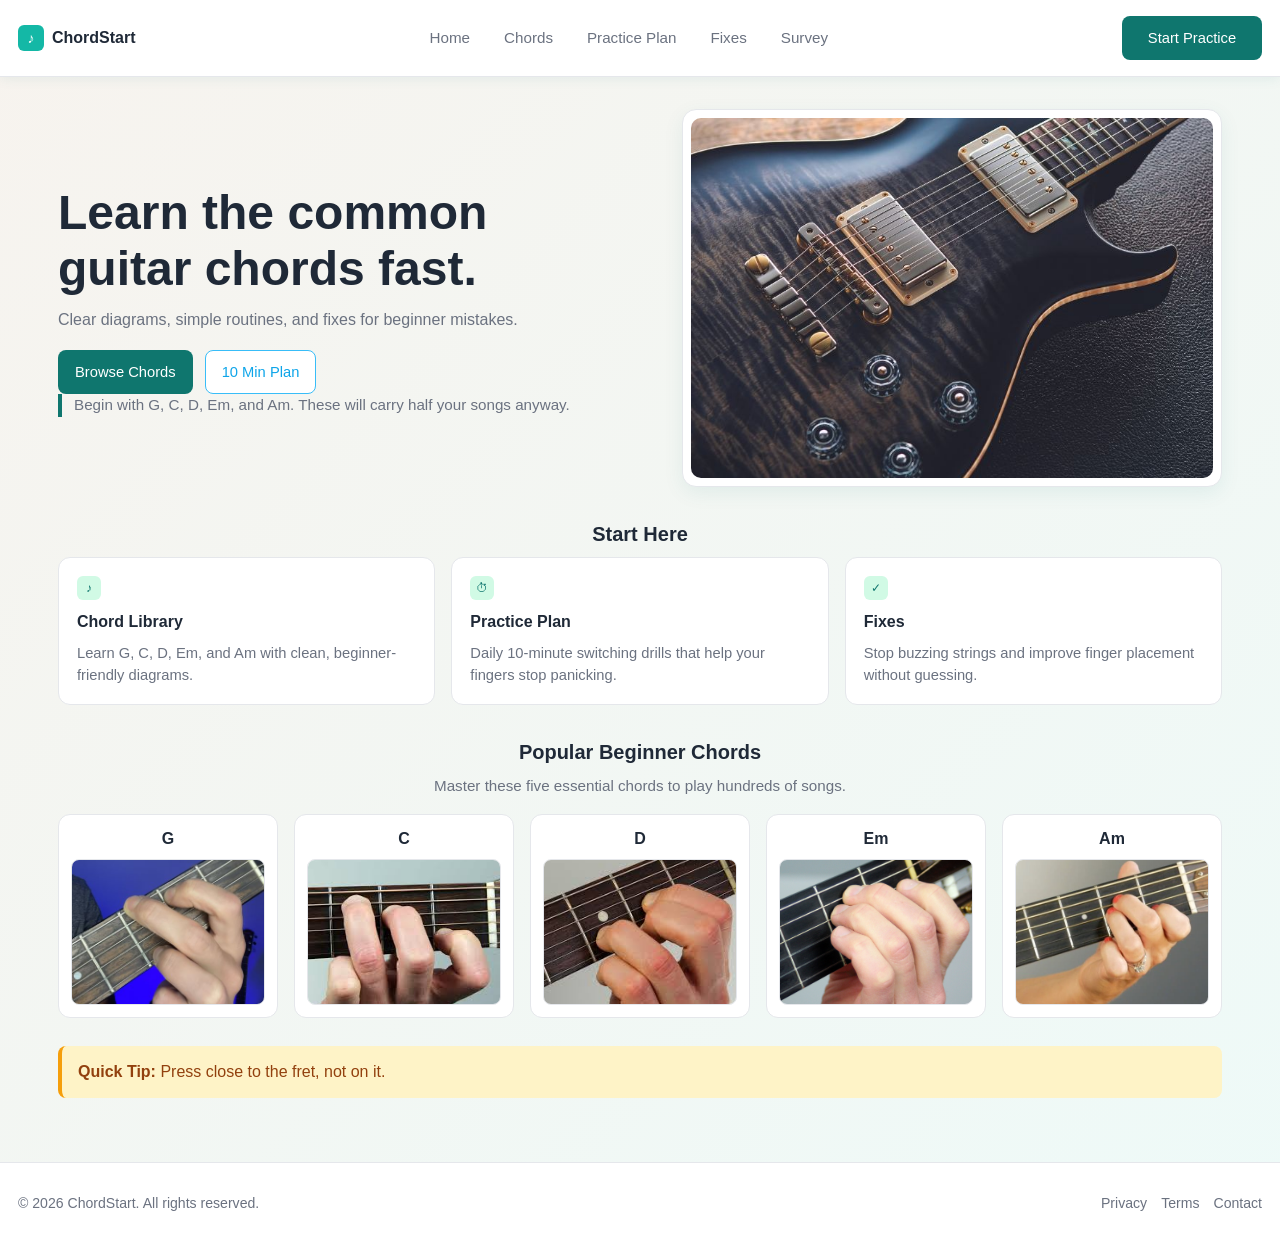
<file: index.html>
<!DOCTYPE html>
<html lang="en">
<head>
  <meta charset="UTF-8" />
  <meta name="viewport" content="width=device-width, initial-scale=1.0" />
  <title>ChordStart | Home</title>
  <link rel="stylesheet" href="styles.css" />

  <style>
    .hero-note {
      border-left: 4px solid #0f766e;
      padding-left: 12px;
      margin-top: 12px;
      color: #6b7280;
      font-size: 0.95rem;
    }
  </style>
</head>
<body>
  <header class="site-header">
    <div class="brand">
      <div class="brand-icon">♪</div>
      <span>ChordStart</span>
    </div>

    <nav class="main-nav">
      <a href="index.html">Home</a>
      <a href="chords.html">Chords</a>
      <a href="practice.html">Practice Plan</a>
      <a href="fixes.html">Fixes</a>
      <a href="survey.html">Survey</a>
    </nav>

    <a href="practice.html" class="btn btn-primary header-cta">Start Practice</a>
  </header>

  <main class="container">
    <section class="hero">
      <div class="hero-text">
        <h1>Learn the common guitar chords fast.</h1>
        <p>Clear diagrams, simple routines, and fixes for beginner mistakes.</p>

        <div class="hero-actions">
          <a href="chords.html" class="btn btn-primary">Browse Chords</a>
          <a href="practice.html" class="btn btn-outline">10 Min Plan</a>
        </div>

        <p class="hero-note">Begin with G, C, D, Em, and Am. These will carry half your songs anyway.</p>
      </div>

      <div class="hero-image-card">
        <img src="images/guitar-hero.jpg" alt="Electric guitar on a dark background" />
      </div>
    </section>

    <section class="section-block">
      <h2 class="section-title">Start Here</h2>
      <div class="card-grid three">
        <article class="card">
          <div class="mini-icon">♪</div>
          <h3>Chord Library</h3>
          <p>Learn G, C, D, Em, and Am with clean, beginner-friendly diagrams.</p>
        </article>

        <article class="card">
          <div class="mini-icon">⏱</div>
          <h3>Practice Plan</h3>
          <p>Daily 10-minute switching drills that help your fingers stop panicking.</p>
        </article>

        <article class="card">
          <div class="mini-icon">✓</div>
          <h3>Fixes</h3>
          <p>Stop buzzing strings and improve finger placement without guessing.</p>
        </article>
      </div>
    </section>

    <section class="section-block">
      <h2 class="section-title">Popular Beginner Chords</h2>
      <p class="section-subtitle">Master these five essential chords to play hundreds of songs.</p>

      <div class="card-grid five">
        <article class="chord-card">
          <h3>G</h3>
          <img src="images/chord-g.jpg" alt="G major chord diagram" />
        </article>

        <article class="chord-card">
          <h3>C</h3>
          <img src="images/chord-c.jpg" alt="C major chord diagram" />
        </article>

        <article class="chord-card">
          <h3>D</h3>
          <img src="images/chord-d.jpg" alt="D major chord diagram" />
        </article>

        <article class="chord-card">
          <h3>Em</h3>
          <img src="images/chord-em.jpg" alt="E minor chord diagram" />
        </article>

        <article class="chord-card">
          <h3>Am</h3>
          <img src="images/chord-am.jpg" alt="A minor chord diagram" />
        </article>
      </div>
    </section>

    <section class="tip-banner">
      <strong>Quick Tip:</strong> Press close to the fret, not on it.
    </section>
  </main>

  <footer class="site-footer">
    <p>© 2026 ChordStart. All rights reserved.</p>
    <div class="footer-links">
      <a href="#">Privacy</a>
      <a href="#">Terms</a>
      <a href="#">Contact</a>
    </div>
  </footer>
</body>
</html>
</file>
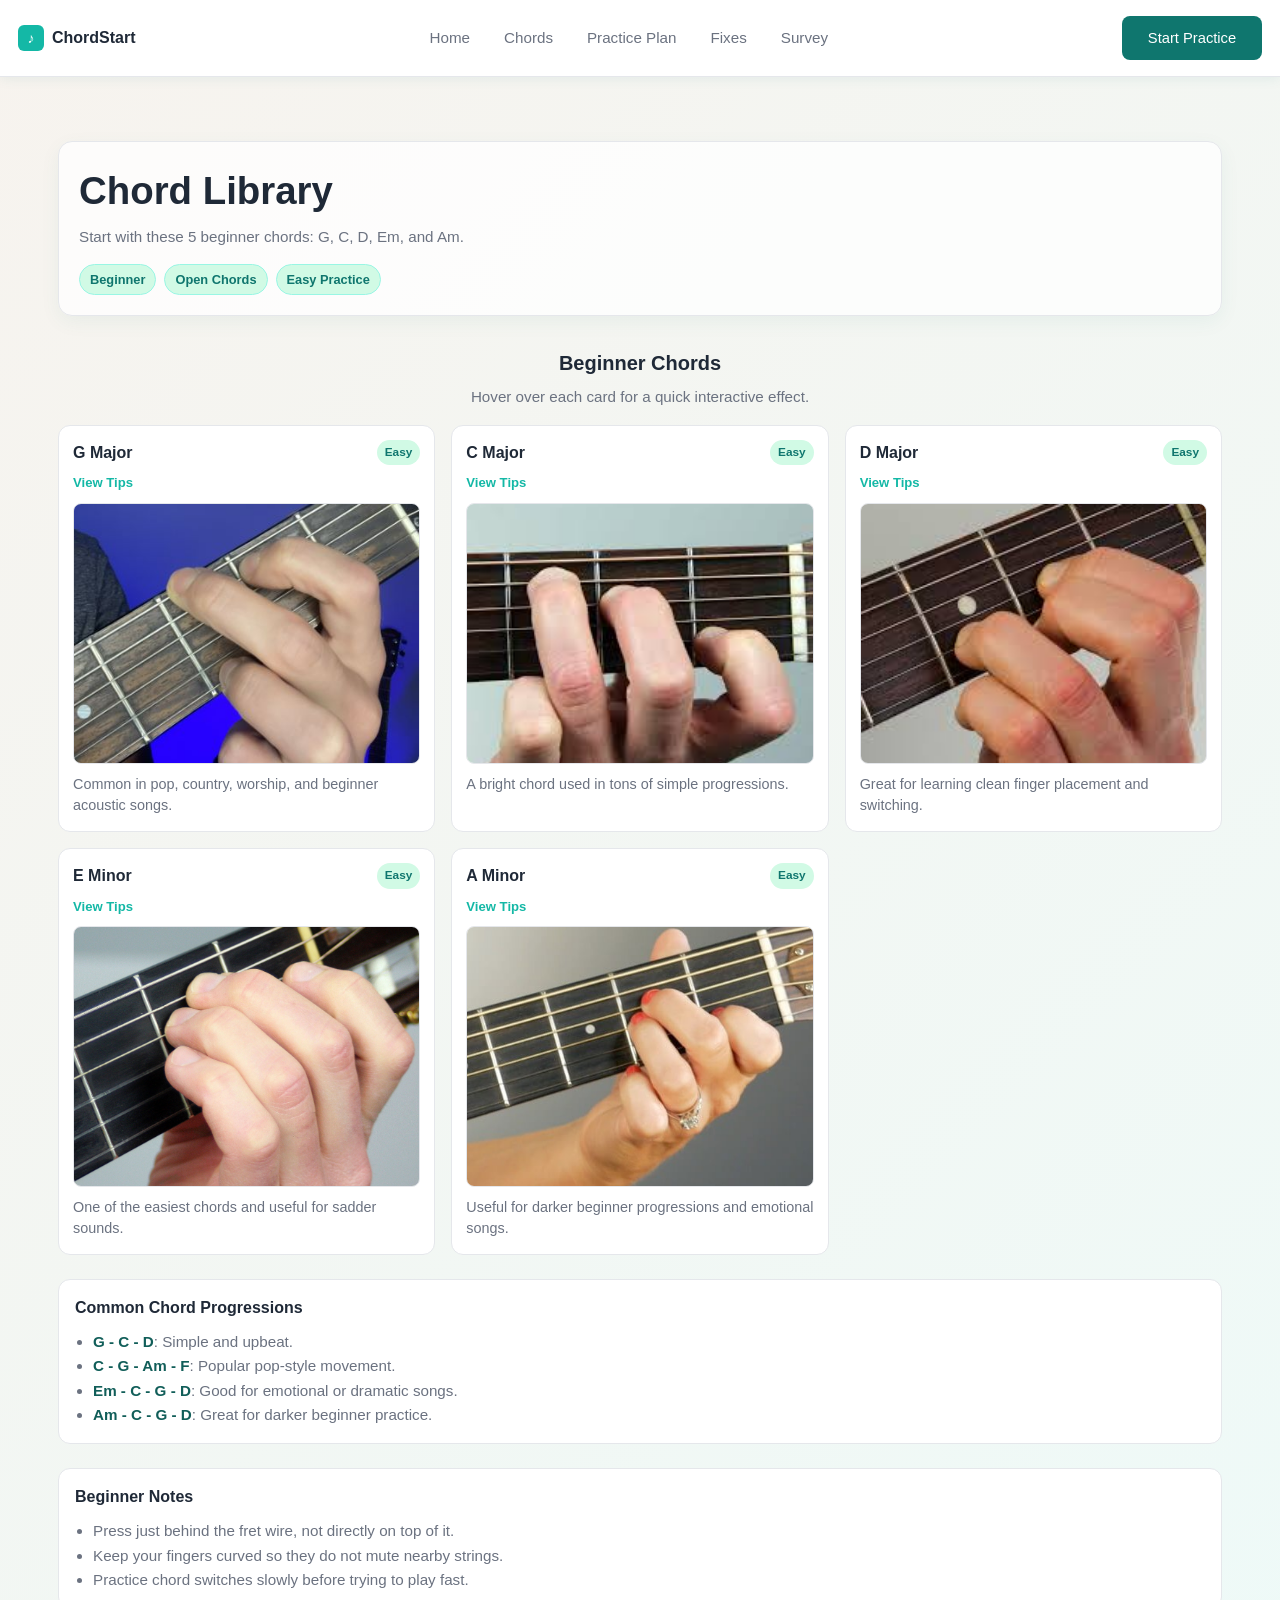
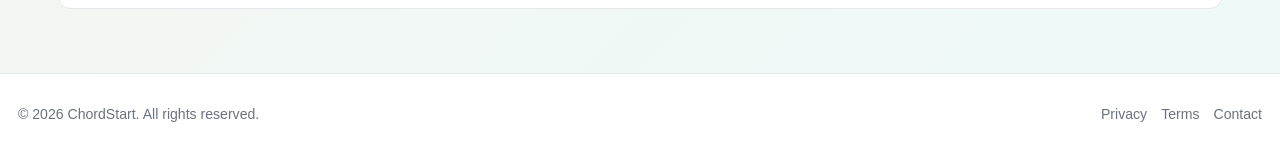
<file: chords.html>
<!DOCTYPE html>
<html lang="en">
<head>
  <meta charset="UTF-8" />
  <meta name="viewport" content="width=device-width, initial-scale=1.0" />
  <title>ChordStart | Chord Library</title>
  <link rel="stylesheet" href="styles.css" />

  <style>
    .page-subtle {
      color: #6b7280;
      font-size: 0.95rem;
      margin-top: 6px;
    }
  </style>
</head>
<body>
  <header class="site-header">
    <div class="brand">
      <div class="brand-icon">♪</div>
      <span>ChordStart</span>
    </div>

    <nav class="main-nav">
      <a href="index.html">Home</a>
      <a href="chords.html">Chords</a>
      <a href="practice.html">Practice Plan</a>
      <a href="fixes.html">Fixes</a>
      <a href="survey.html">Survey</a>
    </nav>

    <a href="practice.html" class="btn btn-primary header-cta">Start Practice</a>
  </header>

  <main class="container">
    <section class="section-block page-intro">
      <h1>Chord Library</h1>
      <p class="page-subtle">Start with these 5 beginner chords: G, C, D, Em, and Am.</p>

      <div class="chip-row">
        <span class="chip">Beginner</span>
        <span class="chip">Open Chords</span>
        <span class="chip">Easy Practice</span>
      </div>
    </section>

    <section class="section-block">
      <h2 class="section-title">Beginner Chords</h2>
      <p class="section-subtitle">Hover over each card for a quick interactive effect.</p>

      <div class="card-grid three">
        <article class="chord-detail-card">
          <div class="card-top">
            <h3>G Major</h3>
            <span class="difficulty-tag">Easy</span>
          </div>
          <a href="fixes.html" class="mini-link">View Tips</a>
          <img src="images/chord-g.jpg" alt="G major chord fingering on guitar" />
          <p class="chord-note">Common in pop, country, worship, and beginner acoustic songs.</p>
        </article>

        <article class="chord-detail-card">
          <div class="card-top">
            <h3>C Major</h3>
            <span class="difficulty-tag">Easy</span>
          </div>
          <a href="fixes.html" class="mini-link">View Tips</a>
          <img src="images/chord-c.jpg" alt="C major chord fingering on guitar" />
          <p class="chord-note">A bright chord used in tons of simple progressions.</p>
        </article>

        <article class="chord-detail-card">
          <div class="card-top">
            <h3>D Major</h3>
            <span class="difficulty-tag">Easy</span>
          </div>
          <a href="fixes.html" class="mini-link">View Tips</a>
          <img src="images/chord-d.jpg" alt="D major chord fingering on guitar" />
          <p class="chord-note">Great for learning clean finger placement and switching.</p>
        </article>

        <article class="chord-detail-card">
          <div class="card-top">
            <h3>E Minor</h3>
            <span class="difficulty-tag">Easy</span>
          </div>
          <a href="fixes.html" class="mini-link">View Tips</a>
          <img src="images/chord-em.jpg" alt="E minor chord fingering on guitar" />
          <p class="chord-note">One of the easiest chords and useful for sadder sounds.</p>
        </article>

        <article class="chord-detail-card">
          <div class="card-top">
            <h3>A Minor</h3>
            <span class="difficulty-tag">Easy</span>
          </div>
          <a href="fixes.html" class="mini-link">View Tips</a>
          <img src="images/chord-am.jpg" alt="A minor chord fingering on guitar" />
          <p class="chord-note">Useful for darker beginner progressions and emotional songs.</p>
        </article>
      </div>
    </section>

    <section class="notes-box">
      <h2>Common Chord Progressions</h2>
      <ul>
        <li><strong>G - C - D</strong>: Simple and upbeat.</li>
        <li><strong>C - G - Am - F</strong>: Popular pop-style movement.</li>
        <li><strong>Em - C - G - D</strong>: Good for emotional or dramatic songs.</li>
        <li><strong>Am - C - G - D</strong>: Great for darker beginner practice.</li>
      </ul>
    </section>

    <section class="notes-box">
      <h2>Beginner Notes</h2>
      <ul>
        <li>Press just behind the fret wire, not directly on top of it.</li>
        <li>Keep your fingers curved so they do not mute nearby strings.</li>
        <li>Practice chord switches slowly before trying to play fast.</li>
      </ul>
    </section>
  </main>

  <footer class="site-footer">
    <p>© 2026 ChordStart. All rights reserved.</p>
    <div class="footer-links">
      <a href="#">Privacy</a>
      <a href="#">Terms</a>
      <a href="#">Contact</a>
    </div>
  </footer>
</body>
</html>
</file>
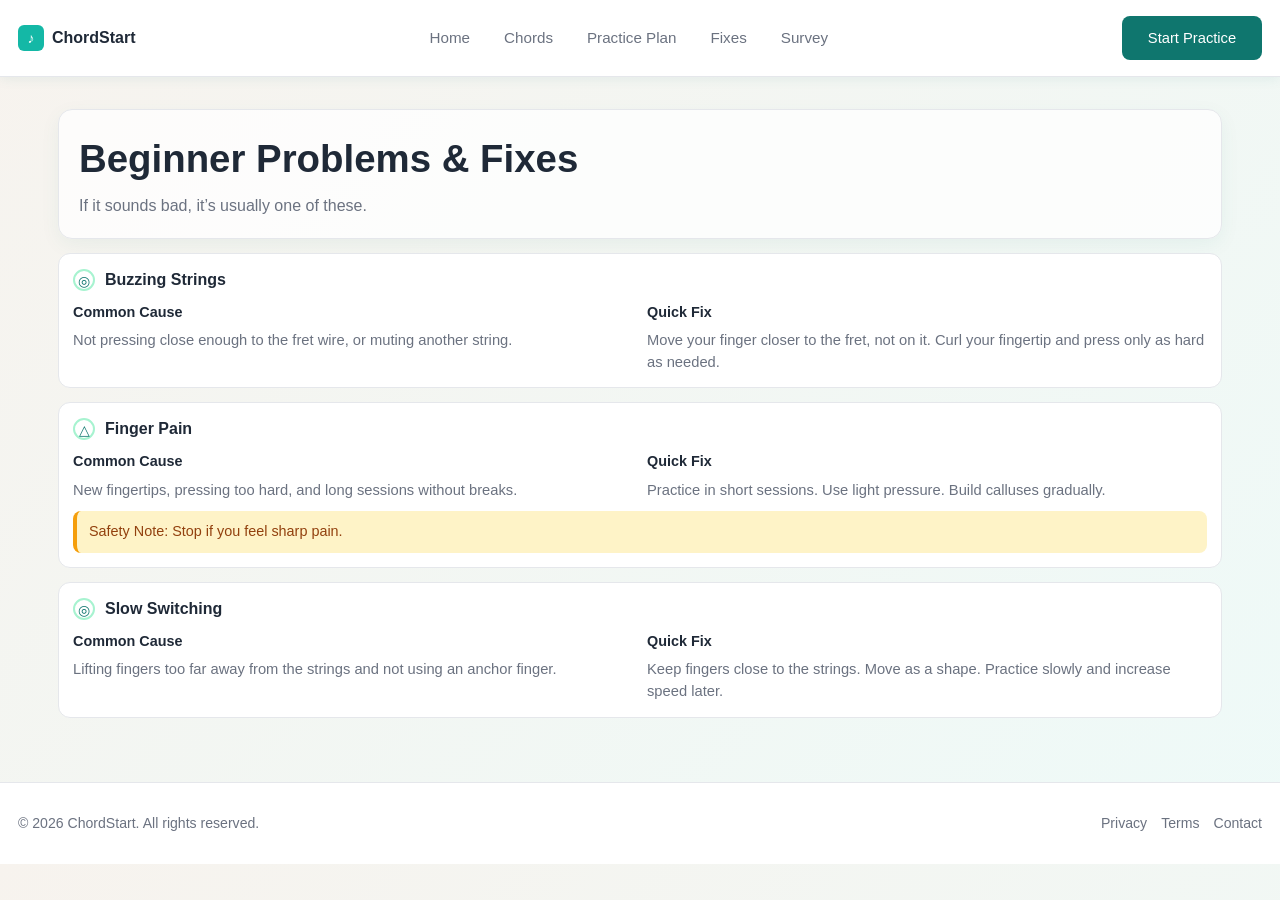
<file: fixes.html>
<!DOCTYPE html>
<html lang="en">
<head>
  <meta charset="UTF-8" />
  <meta name="viewport" content="width=device-width, initial-scale=1.0" />
  <title>ChordStart | Fixes</title>
  <link rel="stylesheet" href="styles.css" />

  <style>
    .warn {
      background: #fef3c7;
      border-left: 4px solid #f59e0b;
      padding: 10px 12px;
      border-radius: 8px;
      color: #92400e;
      font-size: 0.9rem;
      margin-top: 10px;
    }
  </style>
</head>
<body>
  <header class="site-header">
    <div class="brand">
      <div class="brand-icon">♪</div>
      <span>ChordStart</span>
    </div>

    <nav class="main-nav">
      <a href="index.html">Home</a>
      <a href="chords.html">Chords</a>
      <a href="practice.html">Practice Plan</a>
      <a href="fixes.html">Fixes</a>
      <a href="survey.html">Survey</a>
    </nav>

    <a href="practice.html" class="btn btn-primary header-cta">Start Practice</a>
  </header>

  <main class="container">
    <section class="page-head">
      <h1>Beginner Problems & Fixes</h1>
      <p>If it sounds bad, it’s usually one of these.</p>
    </section>

    <article class="accordion-card">
      <div class="acc-head">
        <span class="acc-icon">◎</span>
        <h2>Buzzing Strings</h2>
      </div>
      <div class="acc-grid">
        <div>
          <h3>Common Cause</h3>
          <p>Not pressing close enough to the fret wire, or muting another string.</p>
        </div>
        <div>
          <h3>Quick Fix</h3>
          <p>Move your finger closer to the fret, not on it. Curl your fingertip and press only as hard as needed.</p>
        </div>
      </div>
    </article>

    <article class="accordion-card">
      <div class="acc-head">
        <span class="acc-icon">△</span>
        <h2>Finger Pain</h2>
      </div>
      <div class="acc-grid">
        <div>
          <h3>Common Cause</h3>
          <p>New fingertips, pressing too hard, and long sessions without breaks.</p>
        </div>
        <div>
          <h3>Quick Fix</h3>
          <p>Practice in short sessions. Use light pressure. Build calluses gradually.</p>
        </div>
      </div>

      <div class="warn">Safety Note: Stop if you feel sharp pain.</div>
    </article>

    <article class="accordion-card">
      <div class="acc-head">
        <span class="acc-icon">◎</span>
        <h2>Slow Switching</h2>
      </div>
      <div class="acc-grid">
        <div>
          <h3>Common Cause</h3>
          <p>Lifting fingers too far away from the strings and not using an anchor finger.</p>
        </div>
        <div>
          <h3>Quick Fix</h3>
          <p>Keep fingers close to the strings. Move as a shape. Practice slowly and increase speed later.</p>
        </div>
      </div>
    </article>
  </main>

  <footer class="site-footer">
    <p>© 2026 ChordStart. All rights reserved.</p>
    <div class="footer-links">
      <a href="#">Privacy</a>
      <a href="#">Terms</a>
      <a href="#">Contact</a>
    </div>
  </footer>
</body>
</html>
</file>
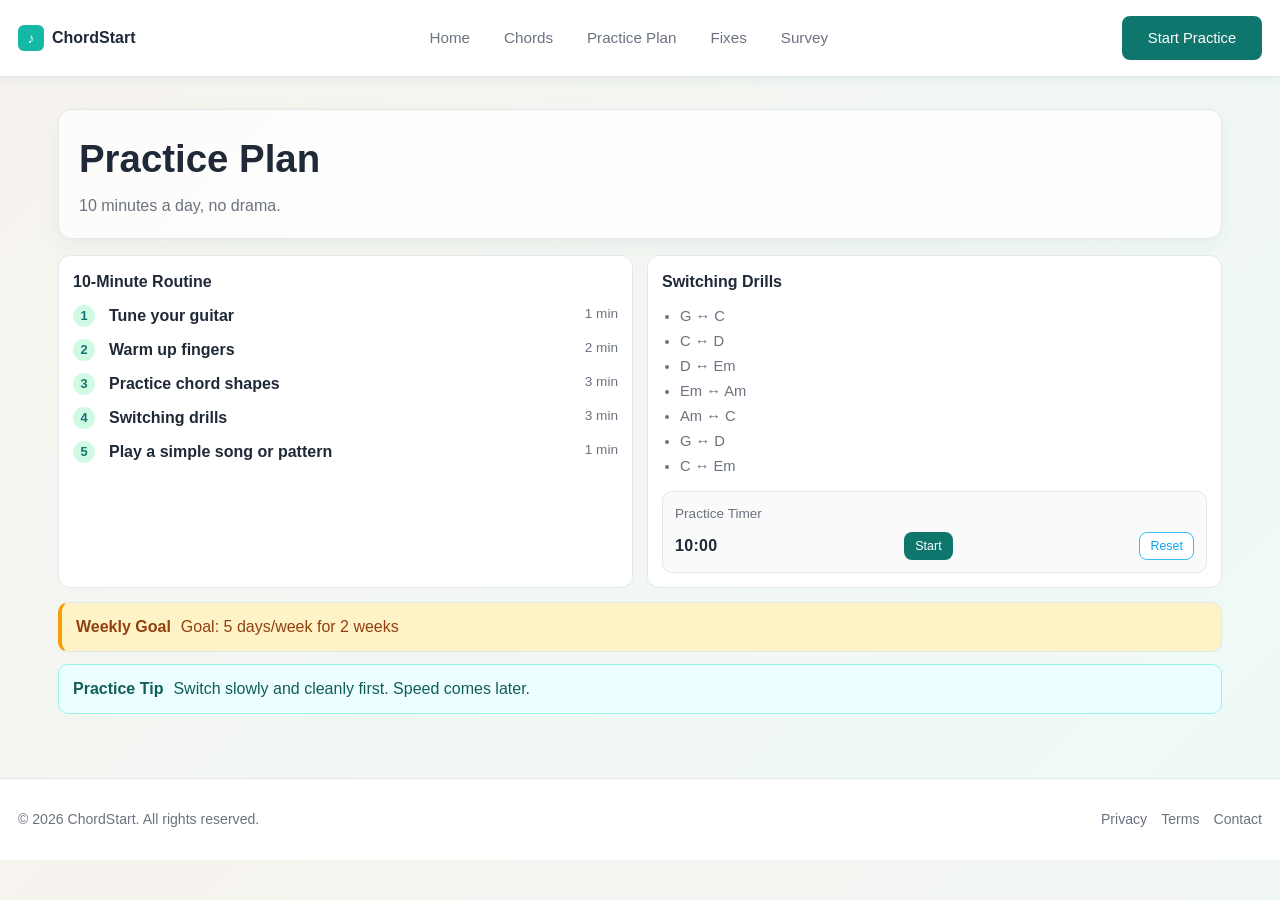
<file: practice.html>
<!DOCTYPE html>
<html lang="en">
<head>
  <meta charset="UTF-8" />
  <meta name="viewport" content="width=device-width, initial-scale=1.0" />
  <title>ChordStart | Practice Plan</title>
  <link rel="stylesheet" href="styles.css" />

  <style>
    .timer-inline {
      font-weight: 700;
      font-variant-numeric: tabular-nums;
      letter-spacing: 0.02em;
    }
  </style>
</head>
<body>
  <header class="site-header">
    <div class="brand">
      <div class="brand-icon">♪</div>
      <span>ChordStart</span>
    </div>

    <nav class="main-nav">
      <a href="index.html">Home</a>
      <a href="chords.html">Chords</a>
      <a href="practice.html">Practice Plan</a>
      <a href="fixes.html">Fixes</a>
      <a href="survey.html">Survey</a>
    </nav>

    <a href="practice.html" class="btn btn-primary header-cta">Start Practice</a>
  </header>

  <main class="container">
    <section class="page-head">
      <h1>Practice Plan</h1>
      <p>10 minutes a day, no drama.</p>
    </section>

    <section class="two-col">
      <article class="panel">
        <h2>10-Minute Routine</h2>

        <ol class="step-list">
          <li>
            <span class="step-dot">1</span>
            <div>
              <strong>Tune your guitar</strong>
              <span class="step-time">1 min</span>
            </div>
          </li>

          <li>
            <span class="step-dot">2</span>
            <div>
              <strong>Warm up fingers</strong>
              <span class="step-time">2 min</span>
            </div>
          </li>

          <li>
            <span class="step-dot">3</span>
            <div>
              <strong>Practice chord shapes</strong>
              <span class="step-time">3 min</span>
            </div>
          </li>

          <li>
            <span class="step-dot">4</span>
            <div>
              <strong>Switching drills</strong>
              <span class="step-time">3 min</span>
            </div>
          </li>

          <li>
            <span class="step-dot">5</span>
            <div>
              <strong>Play a simple song or pattern</strong>
              <span class="step-time">1 min</span>
            </div>
          </li>
        </ol>
      </article>

      <article class="panel">
        <h2>Switching Drills</h2>

        <ul class="drill-list">
          <li>G ↔ C</li>
          <li>C ↔ D</li>
          <li>D ↔ Em</li>
          <li>Em ↔ Am</li>
          <li>Am ↔ C</li>
          <li>G ↔ D</li>
          <li>C ↔ Em</li>
        </ul>

        <div class="timer-box">
          <div class="timer-title">Practice Timer</div>

          <div class="timer-row">
            <span class="timer-inline" id="timerDisplay">10:00</span>
            <button class="btn btn-primary btn-sm" id="startTimer" type="button">Start</button>
            <button class="btn btn-outline btn-sm" id="resetTimer" type="button">Reset</button>
          </div>
        </div>
      </article>
    </section>

    <section class="banner banner-warm">
      <strong>Weekly Goal</strong>
      <span>Goal: 5 days/week for 2 weeks</span>
    </section>

    <section class="tip-card">
      <strong>Practice Tip</strong>
      <span>Switch slowly and cleanly first. Speed comes later.</span>
    </section>
  </main>

  <footer class="site-footer">
    <p>© 2026 ChordStart. All rights reserved.</p>
    <div class="footer-links">
      <a href="#">Privacy</a>
      <a href="#">Terms</a>
      <a href="#">Contact</a>
    </div>
  </footer>

  <script>
    let timeLeft = 600;
    let timerInterval = null;

    const timerDisplay = document.getElementById("timerDisplay");
    const startTimer = document.getElementById("startTimer");
    const resetTimer = document.getElementById("resetTimer");

    function updateTimerDisplay() {
      const minutes = Math.floor(timeLeft / 60);
      const seconds = timeLeft % 60;

      timerDisplay.textContent =
        String(minutes).padStart(2, "0") + ":" + String(seconds).padStart(2, "0");
    }

    startTimer.addEventListener("click", function () {
      if (timerInterval !== null) {
        clearInterval(timerInterval);
        timerInterval = null;
        startTimer.textContent = "Start";
        return;
      }

      startTimer.textContent = "Pause";

      timerInterval = setInterval(function () {
        if (timeLeft > 0) {
          timeLeft--;
          updateTimerDisplay();
        } else {
          clearInterval(timerInterval);
          timerInterval = null;
          startTimer.textContent = "Start";
          alert("Practice session finished!");
        }
      }, 1000);
    });

    resetTimer.addEventListener("click", function () {
      clearInterval(timerInterval);
      timerInterval = null;
      timeLeft = 600;
      startTimer.textContent = "Start";
      updateTimerDisplay();
    });

    updateTimerDisplay();
  </script>
</body>
</html>
</file>
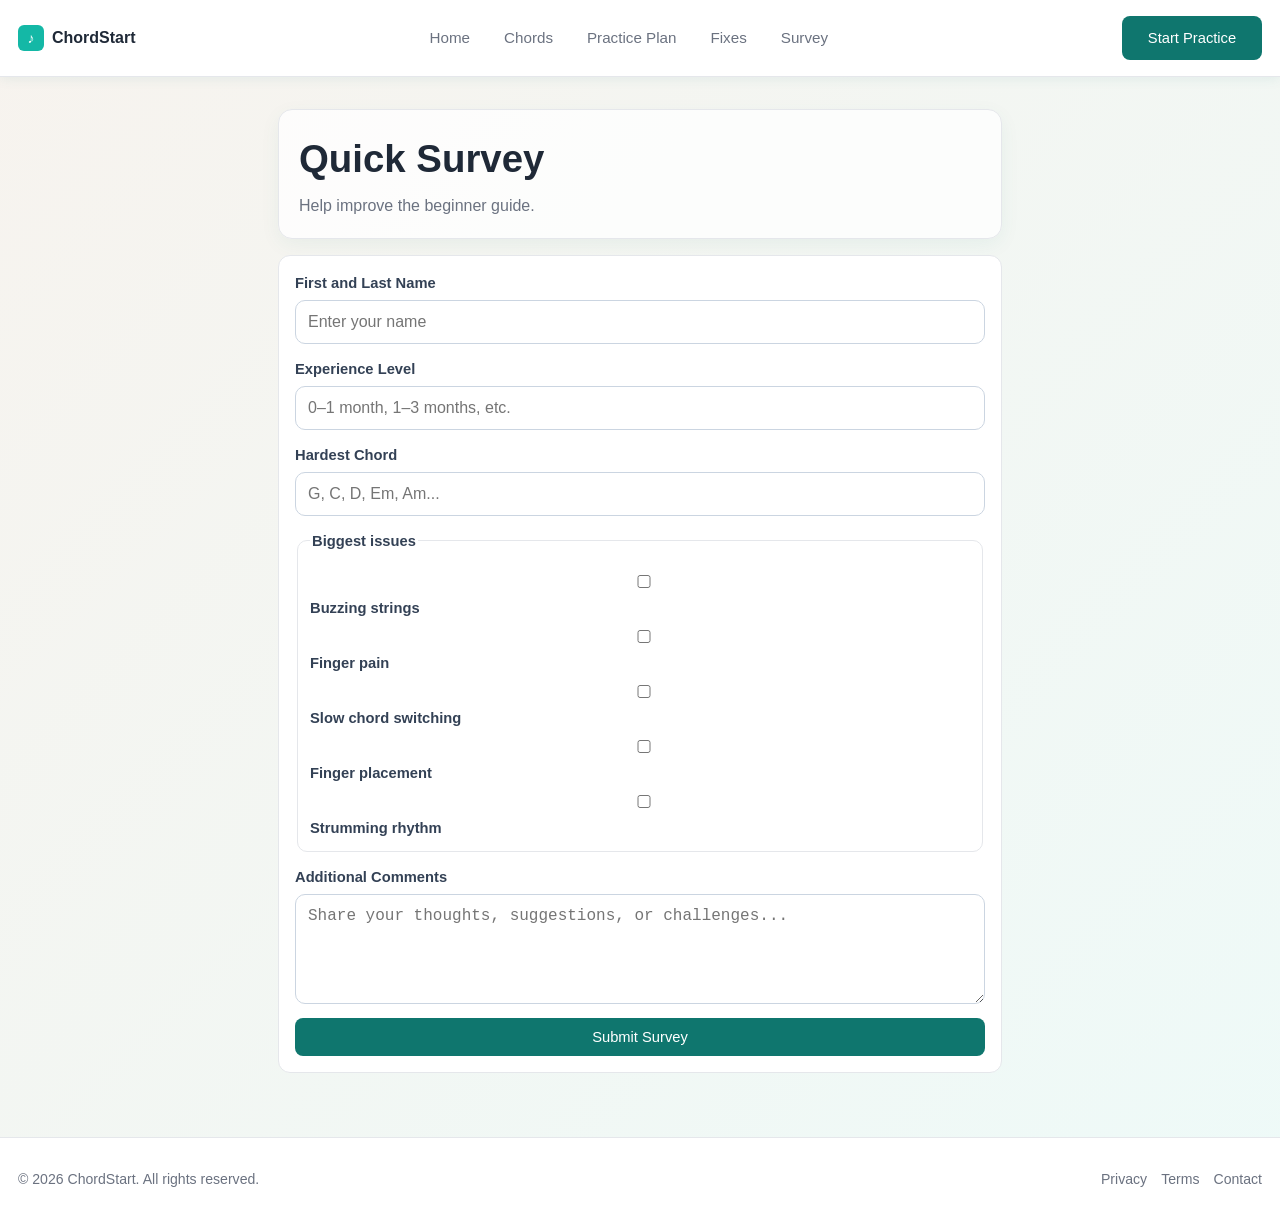
<file: survey.html>
<!DOCTYPE html>
<html lang="en">
<head>
  <meta charset="UTF-8" />
  <meta name="viewport" content="width=device-width, initial-scale=1.0" />
  <title>ChordStart | Survey</title>
  <link rel="stylesheet" href="styles.css" />

  <style>
    .center-narrow {
      max-width: 760px;
      margin: 0 auto;
    }
  </style>
</head>
<body>
  <header class="site-header">
    <div class="brand">
      <div class="brand-icon">♪</div>
      <span>ChordStart</span>
    </div>

    <nav class="main-nav">
      <a href="index.html">Home</a>
      <a href="chords.html">Chords</a>
      <a href="practice.html">Practice Plan</a>
      <a href="fixes.html">Fixes</a>
      <a href="survey.html">Survey</a>
    </nav>

    <a href="practice.html" class="btn btn-primary header-cta">Start Practice</a>
  </header>

  <main class="container center-narrow">
    <section class="page-head">
      <h1>Quick Survey</h1>
      <p>Help improve the beginner guide.</p>
    </section>

    <form class="form-card" action="https://wp.zybooks.com/form-viewer.php" method="POST">
      <label>
        First and Last Name
        <input type="text" name="fullName" placeholder="Enter your name" />
      </label>

      <label>
        Experience Level
        <input type="text" name="experienceLevel" placeholder="0–1 month, 1–3 months, etc." />
      </label>

      <label>
        Hardest Chord
        <input type="text" name="hardestChord" placeholder="G, C, D, Em, Am..." />
      </label>

      <fieldset class="check-fieldset">
        <legend>Biggest issues</legend>

        <label class="check-row"><input type="checkbox" name="issue" value="buzzing" /> Buzzing strings</label>
        <label class="check-row"><input type="checkbox" name="issue" value="pain" /> Finger pain</label>
        <label class="check-row"><input type="checkbox" name="issue" value="switching" /> Slow chord switching</label>
        <label class="check-row"><input type="checkbox" name="issue" value="placement" /> Finger placement</label>
        <label class="check-row"><input type="checkbox" name="issue" value="rhythm" /> Strumming rhythm</label>
      </fieldset>

      <label>
        Additional Comments
        <textarea name="comments" placeholder="Share your thoughts, suggestions, or challenges..."></textarea>
      </label>

      <button class="btn btn-primary btn-wide" type="submit">Submit Survey</button>
    </form>
  </main>

  <footer class="site-footer">
    <p>© 2026 ChordStart. All rights reserved.</p>
    <div class="footer-links">
      <a href="#">Privacy</a>
      <a href="#">Terms</a>
      <a href="#">Contact</a>
    </div>
  </footer>
</body>
</html>
</file>
<file: styles.css>
:root {
  --bg: #f7f3ee;
  --surface: #ffffff;
  --text: #1f2937;
  --muted: #6b7280;
  --border: #e5e7eb;
  --teal: #0f766e;
  --teal-dark: #115e59;
  --amber-bg: #fef3c7;
  --amber-border: #f59e0b;
}

*,
*::before,
*::after {
  box-sizing: border-box;
}

html {
  overflow-x: hidden;
}

body {
  margin: 0;
  font-family: Arial, Helvetica, sans-serif;
  background: linear-gradient(135deg, #f7f3ee 0%, #eefaf8 100%);
  color: var(--text);
  line-height: 1.5;
  overflow-x: hidden;
}

img {
  max-width: 100%;
  height: auto;
  display: block;
}

a {
  color: inherit;
  text-decoration: none;
}

.site-header {
  position: sticky;
  top: 0;
  z-index: 10;
  display: flex;
  align-items: center;
  justify-content: space-between;
  gap: 16px;
  padding: 16px 18px;
  border-bottom: 1px solid var(--border);
  background: #fff;
  flex-wrap: wrap;
  box-shadow: 0 2px 12px rgba(15, 118, 110, 0.08);
}

.brand {
  display: flex;
  align-items: center;
  gap: 8px;
  font-weight: 700;
  flex-shrink: 0;
}

.brand-icon {
  width: 26px;
  height: 26px;
  border-radius: 6px;
  background: #14b8a6;
  color: white;
  display: grid;
  place-items: center;
  font-size: 14px;
}

.main-nav {
  display: flex;
  gap: 10px;
  font-size: 0.95rem;
  color: var(--muted);
  flex-wrap: wrap;
  justify-content: center;
  flex: 1 1 400px;
}

.main-nav a {
  padding: 10px 12px;
  border-radius: 8px;
  transition: transform 0.2s ease, background-color 0.2s ease, color 0.2s ease;
}

.main-nav a:hover,
.main-nav a:focus {
  color: var(--text);
  background: #f3f4f6;
  transform: translateY(-2px);
}

.btn {
  display: inline-block;
  padding: 10px 16px;
  border-radius: 8px;
  font-size: 0.92rem;
  border: 1px solid transparent;
  text-align: center;
  transition: transform 0.2s ease, box-shadow 0.2s ease, background-color 0.2s ease;
}

.btn:hover,
.btn:focus {
  transform: translateY(-2px);
  box-shadow: 0 8px 18px rgba(15, 118, 110, 0.22);
}

.btn-primary {
  background: var(--teal);
  color: #fff;
}

.btn-primary:hover,
.btn-primary:focus {
  background: var(--teal-dark);
}

.btn-outline {
  border-color: #38bdf8;
  color: #0ea5e9;
  background: #fff;
}

.btn-outline:hover,
.btn-outline:focus {
  background: #f0f9ff;
}

.header-cta {
  min-width: 140px;
}

.container {
  width: min(1200px, 100%);
  margin: 0 auto;
  padding: 32px 18px 32px;
}

.hero {
  display: grid;
  grid-template-columns: 1.1fr 1fr;
  gap: 30px;
  align-items: center;
}

.hero-text h1 {
  margin: 6px 0 12px;
  font-size: clamp(1.9rem, 4vw, 3rem);
  line-height: 1.15;
  max-width: 560px;
}

.hero-text p {
  margin: 0;
  color: var(--muted);
  max-width: 520px;
}

.hero-actions {
  margin-top: 18px;
  display: flex;
  gap: 12px;
  flex-wrap: wrap;
}

.hero-image-card {
  background: var(--surface);
  border: 1px solid var(--border);
  border-radius: 14px;
  padding: 8px;
  box-shadow: 0 6px 20px rgba(15, 118, 110, 0.08);
}

.hero-image-card img {
  width: 100%;
  min-height: 220px;
  max-height: 360px;
  object-fit: cover;
  border-radius: 10px;
  transition: transform 0.25s ease, filter 0.25s ease;
}

.hero-image-card:hover img {
  transform: scale(1.03);
  filter: brightness(1.04);
}

.section-block {
  margin-top: 32px;
}

.section-title {
  margin: 0 0 8px;
  text-align: center;
  font-size: 1.25rem;
}

.section-subtitle {
  margin: 0 0 16px;
  text-align: center;
  color: var(--muted);
  font-size: 0.95rem;
}

.card-grid {
  display: grid;
  gap: 16px;
}

.card-grid.three {
  grid-template-columns: repeat(3, minmax(0, 1fr));
}

.card-grid.five {
  grid-template-columns: repeat(5, minmax(0, 1fr));
}

.card,
.chord-card,
.chord-detail-card,
.panel,
.accordion-card,
.notes-box {
  transition: transform 0.2s ease, box-shadow 0.2s ease;
}

.card:hover,
.chord-card:hover,
.chord-detail-card:hover,
.panel:hover,
.accordion-card:hover {
  transform: translateY(-5px);
  box-shadow: 0 12px 24px rgba(15, 118, 110, 0.12);
}

.card {
  background: var(--surface);
  border: 1px solid var(--border);
  border-radius: 12px;
  padding: 18px;
  min-height: 120px;
}

.card h3 {
  margin: 10px 0 8px;
  font-size: 1rem;
}

.card p {
  margin: 0;
  color: var(--muted);
  font-size: 0.92rem;
}

.mini-icon {
  width: 24px;
  height: 24px;
  border-radius: 6px;
  background: #d1fae5;
  color: var(--teal);
  display: grid;
  place-items: center;
  font-size: 12px;
}

.chord-card {
  background: var(--surface);
  border: 1px solid var(--border);
  border-radius: 12px;
  padding: 12px;
  text-align: center;
}

.chord-card h3 {
  margin: 0 0 8px;
  font-size: 1rem;
}

.chord-card img,
.chord-detail-card img {
  width: 100%;
  aspect-ratio: 4 / 3;
  object-fit: cover;
  border-radius: 8px;
  border: 1px solid var(--border);
  transition: transform 0.25s ease, filter 0.25s ease;
}

.chord-card:hover img,
.chord-detail-card:hover img {
  transform: scale(1.03);
  filter: brightness(1.04);
}

.tip-banner {
  margin-top: 28px;
  border-left: 4px solid var(--amber-border);
  background: var(--amber-bg);
  color: #92400e;
  padding: 14px 16px;
  border-radius: 8px;
}

.site-footer {
  margin-top: 32px;
  border-top: 1px solid var(--border);
  background: #fff;
  padding: 16px 18px;
  display: flex;
  justify-content: space-between;
  align-items: center;
  gap: 12px;
  flex-wrap: wrap;
  color: var(--muted);
  font-size: 0.88rem;
}

.footer-links {
  display: flex;
  gap: 14px;
  flex-wrap: wrap;
}

.footer-links a:hover,
.footer-links a:focus {
  color: var(--text);
}

.page-intro,
.page-head {
  background: rgba(255, 255, 255, 0.78);
  border: 1px solid var(--border);
  border-radius: 14px;
  padding: 20px;
  box-shadow: 0 6px 20px rgba(15, 118, 110, 0.06);
}

.page-intro h1,
.page-head h1 {
  margin: 0 0 6px;
  font-size: clamp(1.75rem, 4vw, 2.4rem);
}

.page-head p {
  margin: 0;
  color: var(--muted);
}

.chip-row {
  display: flex;
  gap: 8px;
  margin-top: 12px;
  flex-wrap: wrap;
}

.chip {
  display: inline-block;
  background: #d1fae5;
  color: #0f766e;
  border: 1px solid #99f6e4;
  padding: 5px 10px;
  border-radius: 999px;
  font-size: 0.8rem;
  font-weight: 600;
}

.chord-detail-card {
  background: #fff;
  border: 1px solid var(--border);
  border-radius: 12px;
  padding: 14px;
  overflow: hidden;
}

.chord-detail-card .card-top {
  display: flex;
  align-items: center;
  justify-content: space-between;
  gap: 8px;
  flex-wrap: wrap;
}

.chord-detail-card h3 {
  margin: 0;
  font-size: 1rem;
}

.difficulty-tag {
  background: #d1fae5;
  color: #0f766e;
  padding: 4px 8px;
  border-radius: 999px;
  font-size: 0.74rem;
  font-weight: 600;
}

.mini-link {
  display: inline-block;
  margin: 8px 0 10px;
  color: #14b8a6;
  font-size: 0.82rem;
  font-weight: 700;
}

.mini-link:hover,
.mini-link:focus {
  text-decoration: underline;
}

.chord-note {
  margin: 10px 0 0;
  color: var(--muted);
  font-size: 0.9rem;
  line-height: 1.5;
}

.notes-box {
  margin-top: 24px;
  background: #fff;
  border: 1px solid var(--border);
  border-radius: 12px;
  padding: 16px;
}

.notes-box h2 {
  margin: 0 0 10px;
  font-size: 1rem;
}

.notes-box ul {
  margin: 0;
  padding-left: 18px;
  color: var(--muted);
  line-height: 1.6;
  font-size: 0.95rem;
}

.notes-box strong {
  color: var(--teal-dark);
}

.two-col {
  margin-top: 16px;
  display: grid;
  grid-template-columns: 1fr 1fr;
  gap: 14px;
}

.panel {
  background: #fff;
  border: 1px solid var(--border);
  border-radius: 12px;
  padding: 14px;
}

.panel h2 {
  margin: 0 0 10px;
  font-size: 1rem;
}

.step-list {
  margin: 0;
  padding-left: 0;
  list-style: none;
  display: grid;
  gap: 10px;
}

.step-list li {
  display: grid;
  grid-template-columns: 26px 1fr;
  gap: 10px;
  align-items: center;
}

.step-dot {
  width: 22px;
  height: 22px;
  border-radius: 999px;
  background: #d1fae5;
  color: var(--teal);
  display: grid;
  place-items: center;
  font-size: 0.8rem;
  font-weight: 700;
}

.step-time {
  float: right;
  color: var(--muted);
  font-size: 0.85rem;
  margin-left: 10px;
}

.drill-list {
  margin: 0;
  padding-left: 18px;
  color: var(--muted);
  line-height: 1.7;
  font-size: 0.92rem;
}

.timer-box {
  margin-top: 12px;
  border: 1px solid var(--border);
  border-radius: 10px;
  padding: 12px;
  background: #fafafa;
}

.timer-title {
  font-size: 0.85rem;
  color: var(--muted);
  margin-bottom: 8px;
}

.timer-row {
  display: flex;
  align-items: center;
  justify-content: space-between;
}

.btn-sm {
  padding: 6px 10px;
  font-size: 0.78rem;
}

.banner {
  margin-top: 14px;
  border-radius: 10px;
  padding: 12px 14px;
  border: 1px solid var(--border);
  display: flex;
  gap: 10px;
  align-items: center;
}

.banner-warm {
  background: #fef3c7;
  border-left: 4px solid #f59e0b;
  color: #92400e;
}

.tip-card {
  margin-top: 12px;
  border: 1px solid #99f6e4;
  background: #ecfeff;
  color: #115e59;
  border-radius: 10px;
  padding: 12px 14px;
  display: flex;
  gap: 10px;
  align-items: center;
}

.accordion-card {
  background: #fff;
  border: 1px solid var(--border);
  border-radius: 12px;
  padding: 14px;
  margin-top: 14px;
}

.acc-head {
  display: flex;
  align-items: center;
  gap: 10px;
}

.acc-icon {
  width: 22px;
  height: 22px;
  border-radius: 999px;
  border: 2px solid #a7f3d0;
  display: grid;
  place-items: center;
  color: var(--teal);
  font-size: 0.9rem;
}

.accordion-card h2 {
  margin: 0;
  font-size: 1rem;
}

.acc-grid {
  margin-top: 10px;
  display: grid;
  grid-template-columns: 1fr 1fr;
  gap: 14px;
}

.acc-grid h3 {
  margin: 0 0 6px;
  font-size: 0.9rem;
}

.acc-grid p {
  margin: 0;
  color: var(--muted);
  line-height: 1.5;
  font-size: 0.92rem;
}

.form-card {
  background: #fff;
  border: 1px solid var(--border);
  border-radius: 12px;
  padding: 16px;
  display: grid;
  gap: 14px;
  margin-top: 16px;
}

.form-card label {
  display: grid;
  gap: 6px;
  font-weight: 600;
  color: #334155;
  font-size: 0.92rem;
}

.form-card input,
.form-card textarea {
  width: 100%;
  border: 1px solid #cbd5e1;
  border-radius: 10px;
  padding: 12px;
  font-size: 1rem;
  background: #fff;
  font-weight: 400;
}

.form-card textarea {
  min-height: 110px;
  resize: vertical;
}

.check-fieldset {
  border: 1px solid #e5e7eb;
  border-radius: 10px;
  padding: 12px;
}

.check-fieldset legend {
  font-weight: 700;
  color: #334155;
  font-size: 0.92rem;
}

.check-row {
  display: flex;
  gap: 10px;
  align-items: center;
  margin-top: 8px;
  font-weight: 500;
  color: var(--muted);
}

.btn-wide {
  width: 100%;
}

@media (max-width: 900px) {
  .hero {
    grid-template-columns: 1fr;
  }

  .card-grid.three {
    grid-template-columns: 1fr;
  }

  .card-grid.five {
    grid-template-columns: repeat(2, minmax(0, 1fr));
  }

  .two-col,
  .acc-grid {
    grid-template-columns: 1fr;
  }

  .site-header {
    align-items: flex-start;
  }

  .main-nav {
    order: 3;
    width: 100%;
    justify-content: flex-start;
  }
}

@media (max-width: 600px) {
  .container {
    padding: 16px 14px 28px;
  }

  .site-header {
    padding: 14px;
  }

  .main-nav {
    flex-direction: column;
    gap: 6px;
  }

  .main-nav a {
    width: 100%;
    padding: 12px 14px;
    background: #f9fafb;
    border: 1px solid var(--border);
  }

  .header-cta {
    width: 100%;
  }

  .hero-actions {
    flex-direction: column;
  }

  .hero-actions .btn {
    width: 100%;
  }

  .card-grid.five,
  .card-grid.three {
    grid-template-columns: 1fr;
  }

  .section-title,
  .section-subtitle {
    text-align: left;
  }

  .site-footer {
    flex-direction: column;
    align-items: flex-start;
  }

  .footer-links {
    flex-direction: column;
    gap: 8px;
  }
}
</file>
